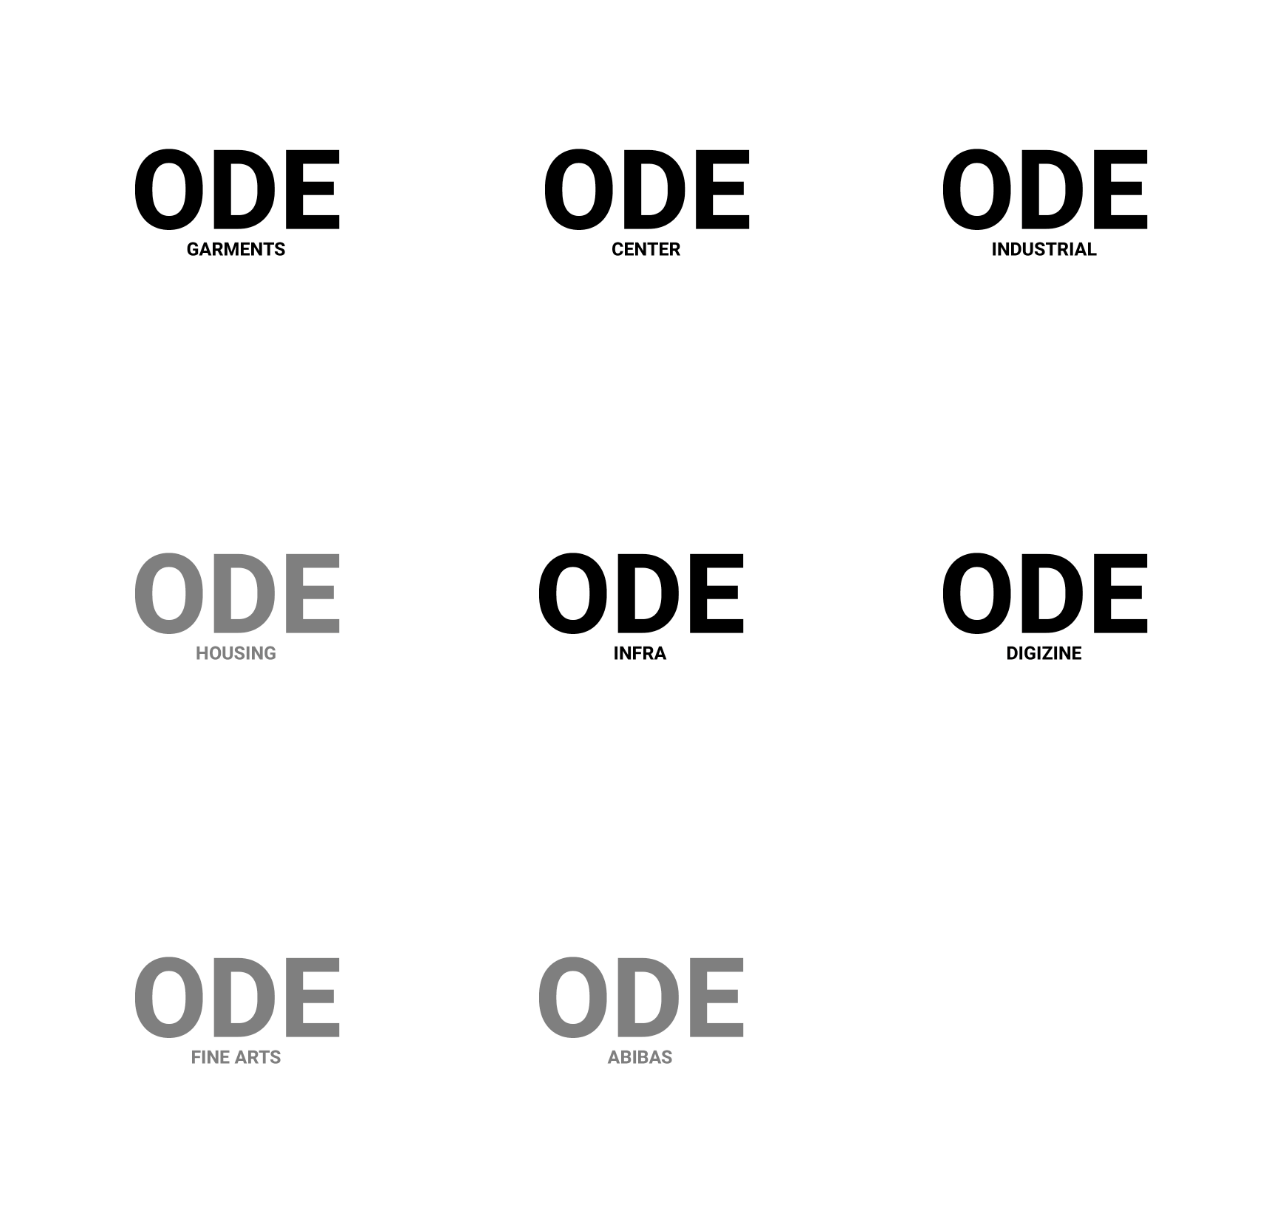
<file: index.html>
<!DOCTYPE html>
<html lang="en" dir="ltr">
  <head>
    <meta charset="utf-8">
    <title></title>
    <link rel="stylesheet" href="css/main.css">
    <link rel="icon" href="assets\pictures\edvinodelmar.com/favicon.ico" type="imag/x-icon">
  </head>
  <body>
    <div class="rad">
      <a href="html\garments\garments.html"><img src="assets\pictures\edvinodelmar.com\ODE GARMENTS.png" alt=""></a>
      <a href="html/center.html"><img src="assets\pictures\edvinodelmar.com\ODE CENTER.png" alt=""></a>
      <a href="html/industrial.html"><img src="assets\pictures\edvinodelmar.com\ODE INDUSTRIAL.png" alt=""></a>
    </div>
    <div class="rad">
      <a href="html/#"><img src="assets\pictures\edvinodelmar.com\ODE HOUSING.png" alt="" class="soon"></a>
      <a href="html/infra.html"><img src="assets\pictures\edvinodelmar.com\ODE INFRA.png" alt=""></a>
      <a href="html/digizine.html"><img src="assets\pictures\edvinodelmar.com\ODE DIGIZINE.png" alt=""></a>
    </div>
    <div class="rad">
      <a href="html/#"><img src="assets\pictures\edvinodelmar.com\ODE FINE ARTS.png" alt="" class="soon"></a>
      <a href="html/#"><img src="assets\pictures\edvinodelmar.com\ODE ABIBAS.png" alt="" class="soon"></a>
    </div>
  </body>
</html>
</file>
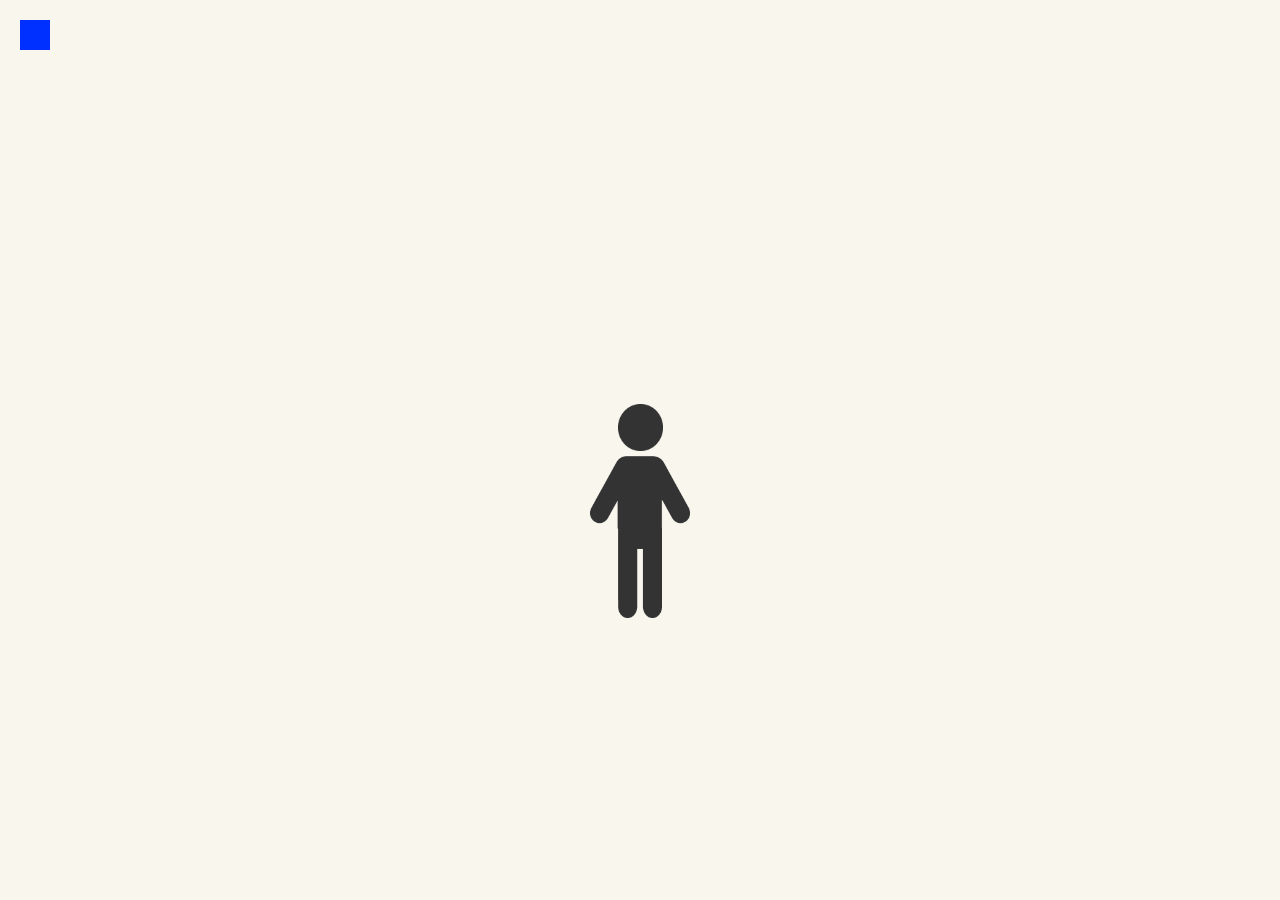
<file: html/garments/garments.html>
<!DOCTYPE html>
<html lang="en" dir="ltr">
  <head>
    <meta charset="utf-8">
    <title></title>
    <link rel="stylesheet" href="../../css\garments\garments.css">
    <link rel="icon" href="../../assets\pictures\garments\favicon.png" type="imag/x-icon">
  </head>
  <body>
    <a href="../../index.html"><img src="../../assets\pictures\edvinodelmar.com\edvinodelmar-logo.png" alt=""></a>
    <div class="stickman">
      <div class="accessories">
        <a href="accessories.html"><img src="../../assets\pictures\garments\accessories.png" alt=""></a>
      </div>
      <div class="tops">
        <a href="tops.html"><img src="../../assets\pictures\garments\tops.png" alt=""></a>
      </div>
      <div class="trousers">
        <a href="trousers.html"><img src="../../assets\pictures\garments\trousers.png" alt=""></a>
      </div>
    </div>
  </body>
</html>
</file>
<file: css/main.css>
body{
  margin:0;
  padding: 0;
}
a img{
  width: auto;
  height: 400px;
}

.rad{
  width: 1208px;
  display: block;
  margin-left: auto;
  margin-right: auto;
}

.rad a:hover{
  opacity: 75%;
}

.soon{
  opacity: 50%;
}
</file>
